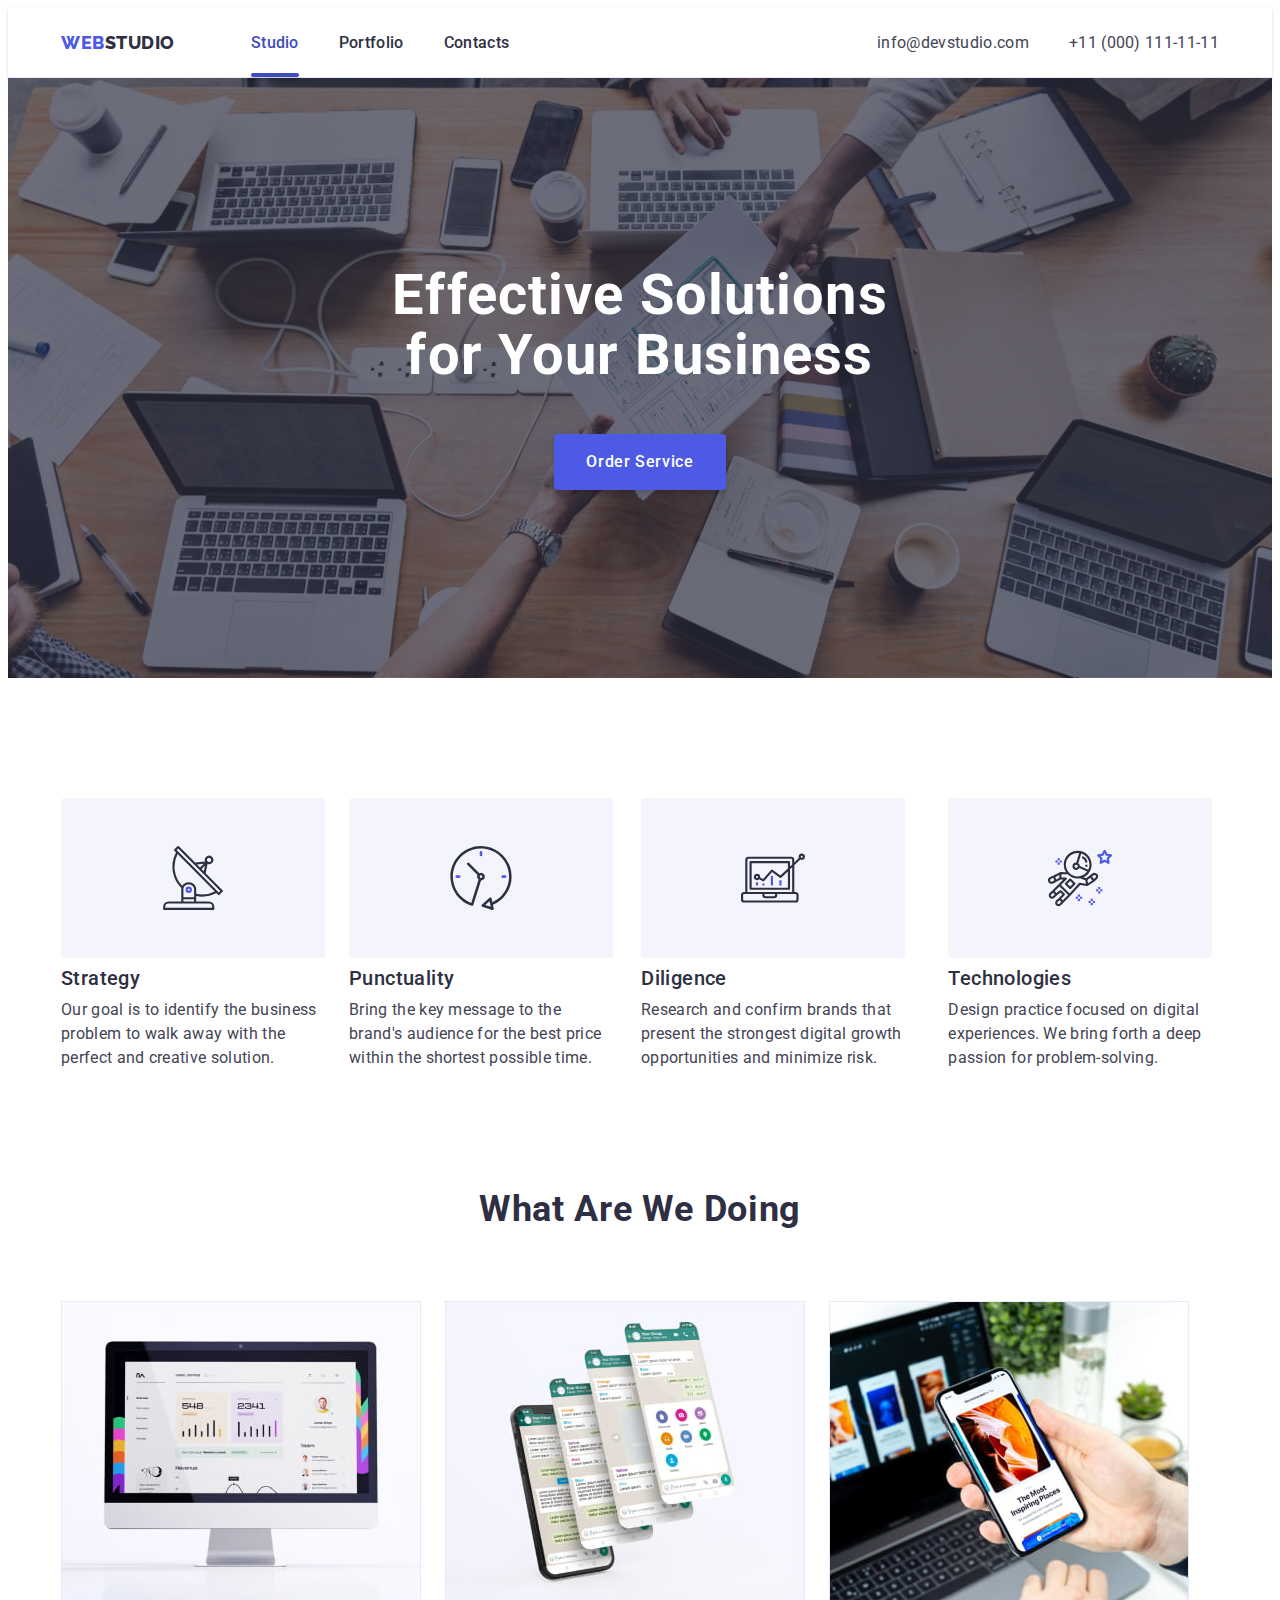
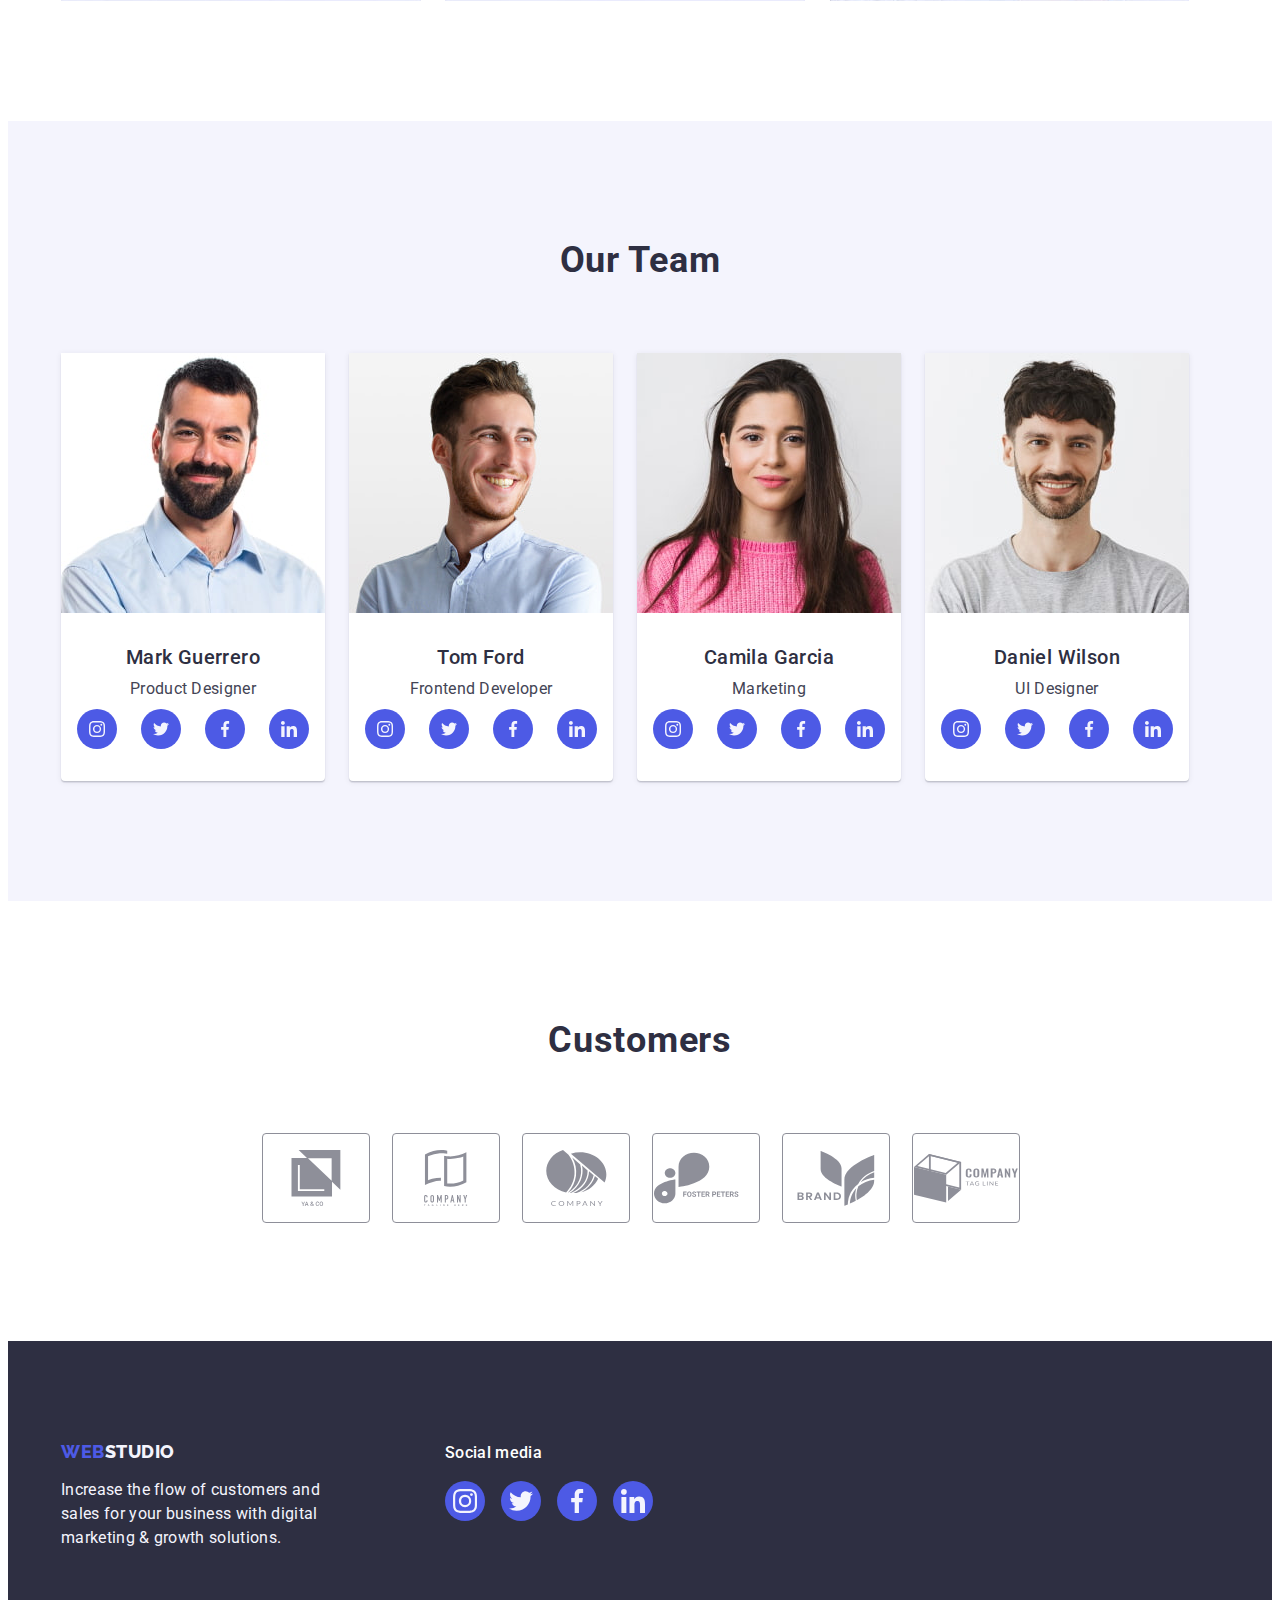
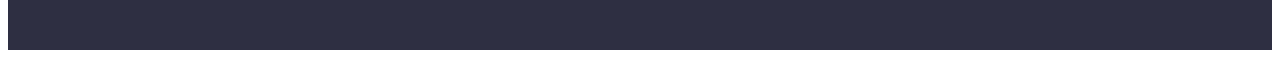
<file: index.html>
<!DOCTYPE html>
<html lang="en">
  <head>
    <meta charset="UTF-8" />
    <meta http-equiv="X-UA-Compatible" content="IE=edge" />
    <meta name="viewport" content="width=device-width, initial-scale=1.0" />
    <title>Студия</title>
    <link rel="preconnect" href="https://fonts.googleapis.com" />
    <link rel="preconnect" href="https://fonts.gstatic.com" crossorigin />
    <link
      href="https://fonts.googleapis.com/css2?family=Raleway:wght@800&family=Roboto:wght@400;500;700;900&display=swap"
      rel="stylesheet"
    />
    <link
      rel="stylesheet"
      href="https://cdnjs.cloudflare.com/ajax/libs/modern-normalize/1.1.0/modern-normalize.min.css"
      integrity="sha512-wpPYUAdjBVSE4KJnH1VR1HeZfpl1ub8YT/NKx4PuQ5NmX2tKuGu6U/JRp5y+Y8XG2tV+wKQpNHVUX03MfMFn9Q=="
      crossorigin="anonymous"
      referrerpolicy="no-referrer"
    />
    <link rel="stylesheet" href="./css/style.css" type="text/css" />
  </head>
  <body>
    <header class="page-header">
      <div class="container page-header-container">
        <nav class="page-nav">
          <a class="logo link" href="./index.html">Web<span class="logo-studio">Studio</span></a>
          <ul class="menu list">
            <li class="menu-item">
              <a class="menu-link link active" href="./index.html">Studio</a>
            </li>
            <li class="menu-item">
              <a class="menu-link link" href="./portfolio.html">Portfolio</a>
            </li>
            <li class="menu-item"><a class="menu-link link" href="">Contacts</a></li>
          </ul>
        </nav>
        <address class="address-mail-tel">
          <ul class="menu-address list">
            <li class="menu-item">
              <a class="link address" href="mailto:info@devstudio.com">info@devstudio.com</a>
            </li>
            <li class="menu-item">
              <a class="link address" href="tel:+110001111111">+11 (000) 111-11-11</a>
            </li>
          </ul>
        </address>
      </div>
    </header>
    <main>
      <!--1 секция Герой-->
      <section class="hero-section section">
        <div class="container">
          <h1 class="main-title">Effective Solutions for Your Business</h1>
          <button data-modal-open class="button-on-hero" type="button">Order Service</button>
        </div>
      </section>
      <!--2 секция: разделы целей  и качеств компании-->
      <section class="secondary-section">
        <div class="container">
          <h2 class="secondary-title" hidden>Our goal</h2>
          <ul class="section-list list">
            <li class="item-secondary-section">
              <div class="secondary-section-picture">
                <svg class="picture-list-icon" width="64" height="64">
                  <use href="./images/icons.svg#icon-antenna"></use>
                </svg>
              </div>
              <h3 class="subtitle">Strategy</h3>
              <p class="text-description">
                Our goal is to identify the business problem to walk away with the perfect and
                creative solution.
              </p>
            </li>
            <li class="item-secondary-section">
              <div class="secondary-section-picture">
                <svg class="picture-list-icon" width="64" height="64">
                  <use href="./images/icons.svg#icon-clock"></use>
                </svg>
              </div>
              <h3 class="subtitle">Punctuality</h3>
              <p class="text-description">
                Bring the key message to the brand's audience for the best price within the shortest
                possible time.
              </p>
            </li>
            <li class="item-secondary-section">
              <div class="secondary-section-picture">
                <svg class="picture-list-icon" width="64" height="64">
                  <use href="./images/icons.svg#icon-diagram"></use>
                </svg>
              </div>
              <h3 class="subtitle">Diligence</h3>
              <p class="text-description">
                Research and confirm brands that present the strongest digital growth opportunities
                and minimize risk.
              </p>
            </li>
            <li class="item-secondary-section">
              <div class="secondary-section-picture">
                <svg class="picture-list-icon" width="64" height="64">
                  <use href="./images/icons.svg#icon-astronaut"></use>
                </svg>
              </div>
              <h3 class="subtitle">Technologies</h3>
              <p class="text-description">
                Design practice focused on digital experiences. We bring forth a deep passion for
                problem-solving.
              </p>
            </li>
          </ul>
        </div>
      </section>
      <!--3 секция: фото,что делает компания-->
      <section class="third-section">
        <div class="container">
          <h2 class="section-title">What are we doing</h2>
          <ul class="section-list list">
            <li class="item-third-section">
              <img src="./images/we_doing/img1a.jpg" alt="Computers" width="360" height="300" />
            </li>
            <li class="item-third-section">
              <img src="./images/we_doing/img2a.jpg" alt="Phons" width="360" height="300" />
            </li>
            <li class="item-third-section">
              <img src="./images/we_doing/img3a.jpg" alt="Telephon" width="360" height="300" />
            </li>
          </ul>
        </div>
      </section>
      <!--4 секция: фото и должности сотрудников компании-->
      <section class="background-four-section">
        <div class="container">
          <h2 class="section-title">Our Team</h2>
          <ul class="section-list list">
            <li class="employees-list-item">
              <img
                src="./images/our_team/TeamCard1a.jpg"
                alt="Mark Guerrero - Product Designer"
                width="264"
                height="260"
              />
              <div class="employees-text-content">
                <h3 class="subtitle">Mark Guerrero</h3>
                <p class="text-description">Product Designer</p>
                <ul class="social-list list">
                  <li class="social-list-item">
                    <a href="" class="social-list-link">
                      <svg
                        class="social-list-icon"
                        aria-label="іконка інстаграму"
                        width="16"
                        height="16"
                      >
                        <use href="./images/icons.svg#icon-instagram"></use>
                      </svg>
                    </a>
                  </li>
                  <li class="social-list-item">
                    <a href="" class="social-list-link">
                      <svg
                        class="social-list-icon"
                        aria-label="іконка твітера"
                        width="16"
                        height="16"
                      >
                        <use href="./images/icons.svg#icon-twitter"></use>
                      </svg>
                    </a>
                  </li>
                  <li class="social-list-item">
                    <a href="" class="social-list-link">
                      <svg
                        class="social-list-icon"
                        aria-label="іконка фейсбука"
                        width="16"
                        height="16"
                      >
                        <use href="./images/icons.svg#icon-facebook"></use>
                      </svg>
                    </a>
                  </li>
                  <li class="social-list-item">
                    <a href="" class="social-list-link">
                      <svg
                        class="social-list-icon"
                        aria-label="іконка лінкедина"
                        width="16"
                        height="16"
                      >
                        <use href="./images/icons.svg#icon-linkedin"></use>
                      </svg>
                    </a>
                  </li>
                </ul>
              </div>
            </li>
            <li class="employees-list-item">
              <img
                src="./images/our_team/TeamCard2a.jpg"
                alt="Tom Ford - Frontend Developer"
                width="264"
                height="260"
              />
              <div class="employees-text-content">
                <h3 class="subtitle">Tom Ford</h3>
                <p class="text-description">Frontend Developer</p>
                <ul class="social-list list">
                  <li class="social-list-item">
                    <a href="" class="social-list-link">
                      <svg
                        class="social-list-icon"
                        aria-label="іконка інстаграму"
                        width="16"
                        height="16"
                      >
                        <use href="./images/icons.svg#icon-instagram"></use>
                      </svg>
                    </a>
                  </li>
                  <li class="social-list-item">
                    <a href="" class="social-list-link">
                      <svg
                        class="social-list-icon"
                        aria-label="іконка твітера"
                        width="16"
                        height="16"
                      >
                        <use href="./images/icons.svg#icon-twitter"></use>
                      </svg>
                    </a>
                  </li>
                  <li class="social-list-item">
                    <a href="" class="social-list-link">
                      <svg
                        class="social-list-icon"
                        aria-label="іконка фейсбука"
                        width="16"
                        height="16"
                      >
                        <use href="./images/icons.svg#icon-facebook"></use>
                      </svg>
                    </a>
                  </li>
                  <li class="social-list-item">
                    <a href="" class="social-list-link">
                      <svg
                        class="social-list-icon"
                        aria-label="іконка лінкедина"
                        width="16"
                        height="16"
                      >
                        <use href="./images/icons.svg#icon-linkedin"></use>
                      </svg>
                    </a>
                  </li>
                </ul>
              </div>
            </li>
            <li class="employees-list-item">
              <img
                src="./images/our_team/TeamCard3a.jpg"
                alt="Camila Garsia - Marketing"
                width="264"
                height="260"
              />
              <div class="employees-text-content">
                <h3 class="subtitle">Camila Garcia</h3>
                <p class="text-description">Marketing</p>
                <ul class="social-list list">
                  <li class="social-list-item">
                    <a href="" class="social-list-link">
                      <svg
                        class="social-list-icon"
                        aria-label="іконка інстаграму"
                        width="16"
                        height="16"
                      >
                        <use href="./images/icons.svg#icon-instagram"></use>
                      </svg>
                    </a>
                  </li>
                  <li class="social-list-item">
                    <a href="" class="social-list-link">
                      <svg
                        class="social-list-icon"
                        aria-label="іконка твітера"
                        width="16"
                        height="16"
                      >
                        <use href="./images/icons.svg#icon-twitter"></use>
                      </svg>
                    </a>
                  </li>
                  <li class="social-list-item">
                    <a href="" class="social-list-link">
                      <svg
                        class="social-list-icon"
                        aria-label="іконка фейсбука"
                        width="16"
                        height="16"
                      >
                        <use href="./images/icons.svg#icon-facebook"></use>
                      </svg>
                    </a>
                  </li>
                  <li class="social-list-item">
                    <a href="" class="social-list-link">
                      <svg
                        class="social-list-icon"
                        aria-label="іконка лінкедина"
                        width="16"
                        height="16"
                      >
                        <use href="./images/icons.svg#icon-linkedin"></use>
                      </svg>
                    </a>
                  </li>
                </ul>
              </div>
            </li>
            <li class="employees-list-item">
              <img
                src="./images/our_team/TeamCard4a.jpg"
                alt="Daniel Wilson - UI Designer"
                width="264"
                height="260"
              />
              <div class="employees-text-content">
                <h3 class="subtitle">Daniel Wilson</h3>
                <p class="text-description">UI Designer</p>
                <ul class="social-list list">
                  <li class="social-list-item">
                    <a href="" class="social-list-link">
                      <svg
                        class="social-list-icon"
                        aria-label="іконка інстаграму"
                        width="16"
                        height="16"
                      >
                        <use href="./images/icons.svg#icon-instagram"></use>
                      </svg>
                    </a>
                  </li>
                  <li class="social-list-item">
                    <a href="" class="social-list-link">
                      <svg
                        class="social-list-icon"
                        aria-label="іконка твітера"
                        width="16"
                        height="16"
                      >
                        <use href="./images/icons.svg#icon-twitter"></use>
                      </svg>
                    </a>
                  </li>
                  <li class="social-list-item">
                    <a href="" class="social-list-link">
                      <svg
                        class="social-list-icon"
                        aria-label="іконка фейсбука"
                        width="16"
                        height="16"
                      >
                        <use href="./images/icons.svg#icon-facebook"></use>
                      </svg>
                    </a>
                  </li>
                  <li class="social-list-item">
                    <a href="" class="social-list-link">
                      <svg
                        class="social-list-icon"
                        aria-label="іконка лінкедина"
                        width="16"
                        height="16"
                      >
                        <use href="./images/icons.svg#icon-linkedin"></use>
                      </svg>
                    </a>
                  </li>
                </ul>
              </div>
            </li>
          </ul>
        </div>
      </section>
      <!--5 секция Клиенты-->
      <section class="section-customers">
        <div class="container">
          <h2 class="section-title">Customers</h2>
          <ul class="customers-list list">
            <li class="customers-item">
              <a class="customers-link link" href=""
                ><svg class="customers-icon" aria-label="іконка" width="104" height="56">
                  <use href="./images/icons.svg#icon-group-a"></use></svg
              ></a>
            </li>
            <li class="customers-item">
              <a class="customers-link link" href=""
                ><svg class="customers-icon" aria-label="іконка" width="104" height="56">
                  <use href="./images/icons.svg#icon-group-b"></use></svg
              ></a>
            </li>
            <li class="customers-item">
              <a class="customers-link link" href=""
                ><svg class="customers-icon" aria-label="іконка" width="104" height="56">
                  <use href="./images/icons.svg#icon-group-c"></use></svg
              ></a>
            </li>
            <li class="customers-item">
              <a class="customers-link link" href=""
                ><svg class="customers-icon" aria-label="іконка" width="104" height="56">
                  <use href="./images/icons.svg#icon-group-d"></use></svg
              ></a>
            </li>
            <li class="customers-item">
              <a class="customers-link link" href=""
                ><svg class="customers-icon" aria-label="іконка" width="104" height="56">
                  <use href="./images/icons.svg#icon-group-i"></use></svg
              ></a>
            </li>
            <li class="customers-item">
              <a class="customers-link link" href=""
                ><svg class="customers-icon" aria-label="іконка" width="104" height="56">
                  <use href="./images/icons.svg#icon-group-f"></use></svg
              ></a>
            </li>
          </ul>
        </div>
      </section>
    </main>
    <footer class="footer">
      <div class="container footer-list">
        <div class="block-footer-logo">
          <a class="logo-footer link" href="./index.html"
            >WEB<span class="logo-studio-footer">Studio</span></a
          >
          <p class="paragraf-footer">
            Increase the flow of customers and sales for your business with digital marketing &
            growth solutions.
          </p>
        </div>
        <div>
          <p class="title-footer">Social media</p>
          <ul class="social-list-footer list">
            <li class="social-list-item">
              <a href="" class="social-list-link-footer link">
                <svg class="social-list-icon" aria-label="іконка інстаграму" width="24" height="24">
                  <use href="./images/icons.svg#icon-instagram"></use>
                </svg>
              </a>
            </li>
            <li class="social-list-item">
              <a href="" class="social-list-link-footer link">
                <svg class="social-list-icon" aria-label="іконка твітера" width="24" height="24">
                  <use href="./images/icons.svg#icon-twitter"></use>
                </svg>
              </a>
            </li>

            <li class="social-list-item">
              <a href="" class="social-list-link-footer link">
                <svg class="social-list-icon" aria-label="іконка фейсбука" width="24" height="24">
                  <use href="./images/icons.svg#icon-facebook"></use>
                </svg>
              </a>
            </li>
            <li class="social-list-item">
              <a href="" class="social-list-link-footer link">
                <svg class="social-list-icon" aria-label="іконка лінкедина" width="24" height="24">
                  <use href="./images/icons.svg#icon-linkedin"></use>
                </svg>
              </a>
            </li>
          </ul>
        </div>
      </div>
    </footer>
    <div class="backdrop is-hidden" data-modal>
      <div class="modal">
        <button class="close-modal-button" type="button" data-modal-close>
          <svg
            class="close-modal-icon"
            aria-label="ікoнка закрытия модального окна"
            width="8"
            height="8"
          >
            <use href="./images/icons.svg#icon-close-cross"></use>
          </svg>
        </button>
      </div>
    </div>
    <script src="./js/modal.js"></script>
  </body>
</html>
</file>
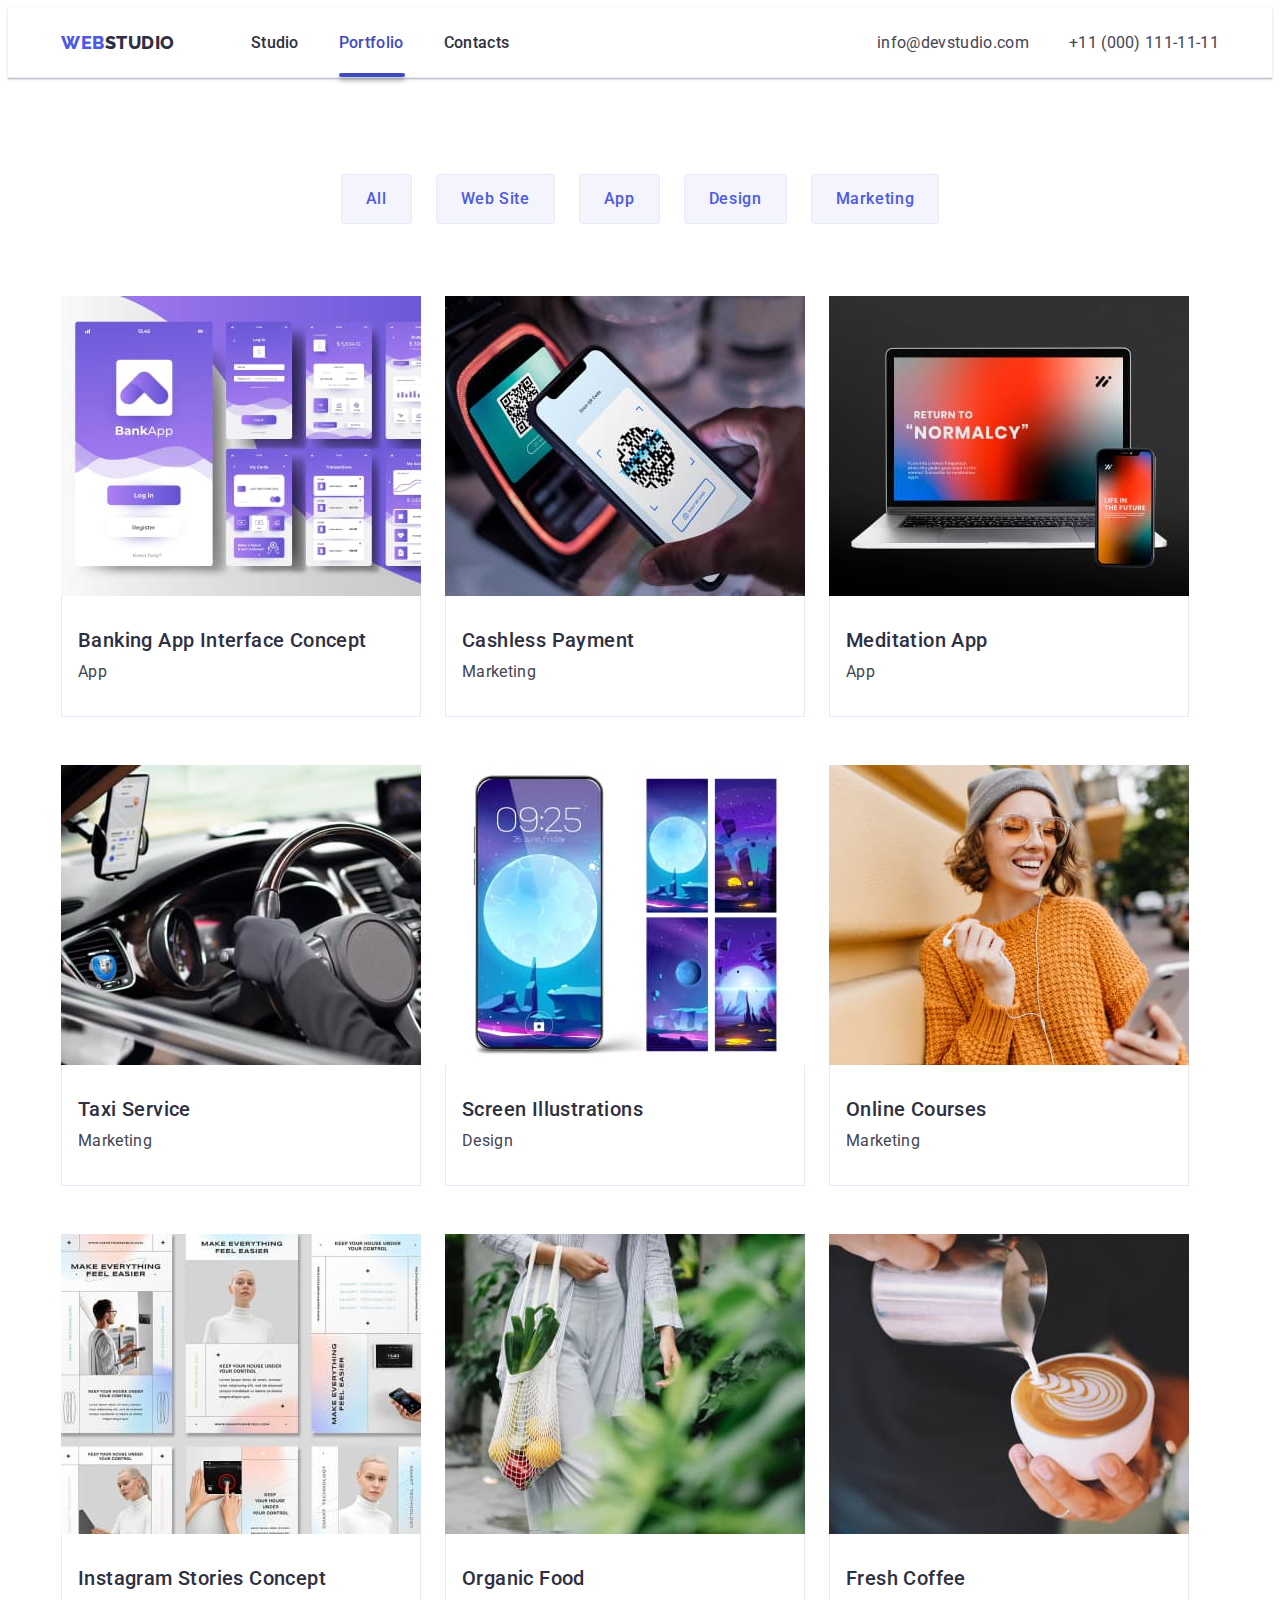
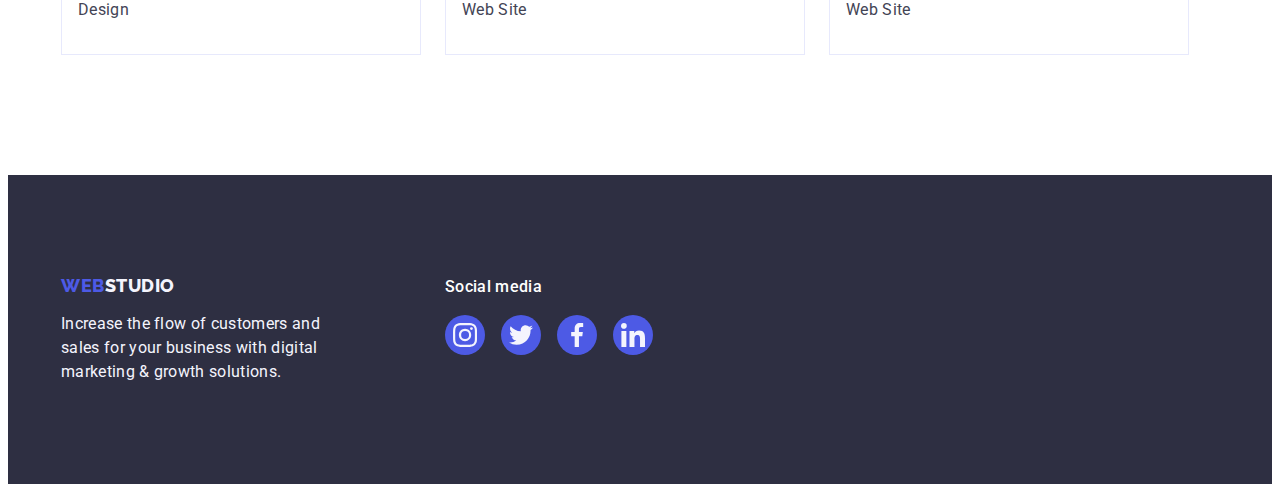
<file: portfolio.html>
<!DOCTYPE html>
<html lang="en">
  <head>
    <meta charset="UTF-8" />
    <meta http-equiv="X-UA-Compatible" content="IE=edge" />
    <meta name="viewport" content="width=device-width, initial-scale=1.0" />
    <title>Portfolio</title>
    <link rel="preconnect" href="https://fonts.googleapis.com" />
    <link rel="preconnect" href="https://fonts.gstatic.com" crossorigin />
    <link
      href="https://fonts.googleapis.com/css2?family=Raleway:wght@800&family=Roboto:wght@400;500;700;900&display=swap"
      rel="stylesheet"
    />
    <link
      rel="stylesheet"
      href="https://cdnjs.cloudflare.com/ajax/libs/modern-normalize/1.1.0/modern-normalize.min.css"
      integrity="sha512-wpPYUAdjBVSE4KJnH1VR1HeZfpl1ub8YT/NKx4PuQ5NmX2tKuGu6U/JRp5y+Y8XG2tV+wKQpNHVUX03MfMFn9Q=="
      crossorigin="anonymous"
      referrerpolicy="no-referrer"
    />
    <link rel="stylesheet" href="./css/style.css" type="text/css" />
  </head>
  <body>
    <header class="page-header">
      <div class="container page-header-container">
        <nav class="page-nav">
          <a class="logo link" href="./index.html">Web<span class="logo-studio">Studio</span></a>
          <ul class="menu list">
            <li class="menu-item"><a class="menu-link link" href="./index.html">Studio</a></li>
            <li class="menu-item">
              <a class="menu-link link active-portfolio" href="./portfolio.html">Portfolio</a>
            </li>
            <li class="menu-item"><a class="menu-link link" href="">Contacts</a></li>
          </ul>
        </nav>
        <address class="address-mail-tel">
          <ul class="menu-address list">
            <li class="menu-item">
              <a class="link address" href="mailto:info@devstudio.com">info@devstudio.com</a>
            </li>
            <li class="menu-item">
              <a class="link address" href="tel:+110001111111">+11 (000) 111-11-11</a>
            </li>
          </ul>
        </address>
      </div>
    </header>
    <main>
      <!--1 секция: Сервис-направления компании-->
      <section class="section-page-portfolio">
        <div class="container">
          <h1 hidden>Servise directions of the company</h1>
          <ul class="portfolio-batton-list list">
            <li><button class="modal-open-btn" type="button">All</button></li>
            <li><button class="modal-open-btn" type="button">Web Site</button></li>
            <li><button class="modal-open-btn" type="button">App</button></li>
            <li><button class="modal-open-btn" type="button">Design</button></li>
            <li><button class="modal-open-btn" type="button">Marketing</button></li>
          </ul>
          <ul class="portfolio-card-list list">
            <li class="item-portfolio-card">
              <a class="link-portfolio-picture link" href="">
                <div class="overlay">
                  <img
                    src="./images/project_card/img.jpg"
                    alt="Banking App Interface Concept"
                    width="360"
                    height="300"
                  />
                  <p class="p-overlay">
                    14 Stylish and User-Friendly App Design Concepts · Task Manager App · Calorie
                    Tracker App · Exotic Fruit Ecommerce App · Cloud Storage App
                  </p>
                </div>
                <div class="title-description-cards">
                  <h2 class="subtitle">Banking App Interface Concept</h2>
                  <p class="text-description">App</p>
                </div></a
              >
            </li>
            <li class="item-portfolio-card">
              <a class="link-portfolio-picture link" href="">
                <div class="overlay">
                  <img
                    src="./images/project_card/img1.jpg"
                    alt="Cashless Payment"
                    width="360"
                    height="300"
                  />
                  <p class="p-overlay">
                    14 Stylish and User-Friendly App Design Concepts · Task Manager App · Calorie
                    Tracker App · Exotic Fruit Ecommerce App · Cloud Storage App
                  </p>
                </div>
                <div class="title-description-cards">
                  <h2 class="subtitle">Cashless Payment</h2>
                  <p class="text-description">Marketing</p>
                </div></a
              >
            </li>
            <li class="item-portfolio-card">
              <a class="link-portfolio-picture link" href="">
                <div class="overlay">
                  <img
                    src="./images/project_card/img2.jpg"
                    alt="Meditation App"
                    width="360"
                    height="300"
                  />
                  <p class="p-overlay">
                    14 Stylish and User-Friendly App Design Concepts · Task Manager App · Calorie
                    Tracker App · Exotic Fruit Ecommerce App · Cloud Storage App
                  </p>
                </div>
                <div class="title-description-cards">
                  <h2 class="subtitle">Meditation App</h2>
                  <p class="text-description">App</p>
                </div></a
              >
            </li>
            <li class="item-portfolio-card">
              <a class="link-portfolio-picture link" href="">
                <div class="overlay">
                  <img
                    src="./images/project_card/img3.jpg"
                    alt="Taxi Service"
                    width="360"
                    height="300"
                  />
                  <p class="p-overlay">
                    14 Stylish and User-Friendly App Design Concepts · Task Manager App · Calorie
                    Tracker App · Exotic Fruit Ecommerce App · Cloud Storage App
                  </p>
                </div>
                <div class="title-description-cards">
                  <h2 class="subtitle">Taxi Service</h2>
                  <p class="text-description">Marketing</p>
                </div></a
              >
            </li>
            <li class="item-portfolio-card">
              <a class="link-portfolio-picture link" href="">
                <div class="overlay">
                  <img
                    src="./images/project_card/img4.jpg"
                    alt="Screen Illustrations"
                    width="360"
                    height="300"
                  />
                  <p class="p-overlay">
                    14 Stylish and User-Friendly App Design Concepts · Task Manager App · Calorie
                    Tracker App · Exotic Fruit Ecommerce App · Cloud Storage App
                  </p>
                </div>
                <div class="title-description-cards">
                  <h2 class="subtitle">Screen Illustrations</h2>
                  <p class="text-description">Design</p>
                </div></a
              >
            </li>
            <li class="item-portfolio-card">
              <a class="link-portfolio-picture link" href="">
                <div class="overlay">
                  <img
                    src="./images/project_card/img5.jpg"
                    alt="Online Courses"
                    width="360"
                    height="300"
                  />
                  <p class="p-overlay">
                    14 Stylish and User-Friendly App Design Concepts · Task Manager App · Calorie
                    Tracker App · Exotic Fruit Ecommerce App · Cloud Storage App
                  </p>
                </div>
                <div class="title-description-cards">
                  <h2 class="subtitle">Online Courses</h2>
                  <p class="text-description">Marketing</p>
                </div></a
              >
            </li>
            <li class="item-portfolio-card">
              <a class="link-portfolio-picture link" href="">
                <div class="overlay">
                  <img
                    src="./images/project_card/img6.jpg"
                    alt="Instagram Stories Concept"
                    width="360"
                    height="300"
                  />
                  <p class="p-overlay">
                    14 Stylish and User-Friendly App Design Concepts · Task Manager App · Calorie
                    Tracker App · Exotic Fruit Ecommerce App · Cloud Storage App
                  </p>
                </div>
                <div class="title-description-cards">
                  <h2 class="subtitle">Instagram Stories Concept</h2>
                  <p class="text-description">Design</p>
                </div></a
              >
            </li>
            <li class="item-portfolio-card">
              <a class="link-portfolio-picture link" href="">
                <div class="overlay">
                  <img
                    src="./images/project_card/img7.jpg"
                    alt="Organic Food"
                    width="360"
                    height="300"
                  />
                  <p class="p-overlay">
                    14 Stylish and User-Friendly App Design Concepts · Task Manager App · Calorie
                    Tracker App · Exotic Fruit Ecommerce App · Cloud Storage App
                  </p>
                </div>
                <div class="title-description-cards">
                  <h2 class="subtitle">Organic Food</h2>
                  <p class="text-description">Web Site</p>
                </div></a
              >
            </li>
            <li class="item-portfolio-card">
              <a class="link-portfolio-picture link" href="">
                <div class="overlay">
                  <img
                    src="./images/project_card/img8.jpg"
                    alt="Fresh Coffee"
                    width="360"
                    height="300"
                  />
                  <p class="p-overlay">
                    14 Stylish and User-Friendly App Design Concepts · Task Manager App · Calorie
                    Tracker App · Exotic Fruit Ecommerce App · Cloud Storage App
                  </p>
                </div>
                <div class="title-description-cards">
                  <h2 class="subtitle">Fresh Coffee</h2>
                  <p class="text-description">Web Site</p>
                </div></a
              >
            </li>
          </ul>
        </div>
      </section>
    </main>
    <footer class="footer">
      <div class="container footer-list">
        <div class="block-footer-logo">
          <a class="logo-footer link" href="./index.html"
            >WEB<span class="logo-studio-footer">Studio</span></a
          >
          <p class="paragraf-footer">
            Increase the flow of customers and sales for your business with digital marketing &
            growth solutions.
          </p>
        </div>
        <div>
          <p class="title-footer">Social media</p>
          <ul class="social-list-footer list">
            <li class="social-list-item">
              <a href="" class="social-list-link-footer">
                <svg class="social-list-icon" aria-label="іконка інстаграму" width="24" height="24">
                  <use href="./images/icons.svg#icon-instagram"></use>
                </svg>
              </a>
            </li>
            <li class="social-list-item">
              <a href="" class="social-list-link-footer">
                <svg class="social-list-icon" aria-label="іконка твітера" width="24" height="24">
                  <use href="./images/icons.svg#icon-twitter"></use>
                </svg>
              </a>
            </li>

            <li class="social-list-item">
              <a href="" class="social-list-link-footer">
                <svg class="social-list-icon" aria-label="іконка фейсбука" width="24" height="24">
                  <use href="./images/icons.svg#icon-facebook"></use>
                </svg>
              </a>
            </li>
            <li class="social-list-item">
              <a href="" class="social-list-link-footer">
                <svg class="social-list-icon" aria-label="іконка лінкедина" width="24" height="24">
                  <use href="./images/icons.svg#icon-linkedin"></use>
                </svg>
              </a>
            </li>
          </ul>
        </div>
      </div>
    </footer>
  </body>
</html>
</file>
<file: css/style.css>
:root {
  --main-font-family: 'Roboto', sans-serif;
  --secondary-font-family: 'Raleway', sans-serif;
  --background-color: #ffffff;
  --text-color: #2e2f42;
  --color-brand: #4d5ae5;
  --main-color: #434455;
  --color-icon: #f4f4fd;
}
h1,
h2,
h3,
h4,
p {
  margin-top: 0;
  margin-bottom: 0;
}
button {
  cursor: pointer;
}

ul,
ol {
  margin-top: 0;
  margin-bottom: 0;
  padding-left: 0;
}

img {
  display: block;
}

body {
  font-family: var(--main-font-family);
  color: var(--main-color);
  background-color: var(--background-color);
}
.list {
  list-style: none;
}
.link {
  text-decoration: none;
}
.page-header {
  border-bottom: 1px solid #e7e9fc;
  box-shadow: 0px 2px 1px rgba(46, 47, 66, 0.08), 0px 1px 1px rgba(46, 47, 66, 0.16),
    0px 1px 6px rgba(46, 47, 66, 0.08);
}
.logo {
  font-family: var(--secondary-font-family);
  font-weight: 800;
  font-size: 18px;
  line-height: 1.17;
  letter-spacing: 0.03em;
  text-transform: uppercase;
  color: var(--color-brand);
  margin-right: 76px;
  padding: 24px 0;
}
.logo-studio {
  color: var(--text-color);
}
.logo-studio-footer {
  color: #f4f4fd;
}

.menu-link {
  position: relative;
  font-weight: 500;
  font-size: 16px;
  line-height: 1.5;
  /* identical to box height, or 150% */
  padding: 24px 0;
  letter-spacing: 0.02em;
  color: var(--text-color);
  /* NAVY BLUE */
}
.menu-link:hover,
.menu-link:focus {
  color: #404bbf;
}
.page-nav {
  display: flex;
  align-items: center;
}
.menu {
  display: flex;
  gap: 40px;
}

.menu-address {
  display: flex;
  gap: 40px;
}
.modal-open-btn {
  box-sizing: border-box;
  font-family: var(--main-font-family);
  font-size: 16px;
  line-height: 1.5;
  letter-spacing: 0.04em;
  color: var(--color-brand);
  font-weight: 500;
  background-color: #f4f4fd;
  flex-basis: calc((100%-96px) / 5);
  padding: 12px 24px;

  border: 1px solid #e7e9fc;
  border-radius: 4px;
  transition: color 250ms cubic-bezier(0.4, 0, 0.2, 1),
    background-color 250ms cubic-bezier(0.4, 0, 0.2, 1),
    border-color 250ms cubic-bezier(0.4, 0, 0.2, 1), box-shadow 250ms cubic-bezier(0.4, 0, 0.2, 1);
}
.address-mail-tel {
  font-style: normal;
  display: flex;
  margin-left: auto;
}

.address {
  font-weight: 400;
  font-size: 16px;
  line-height: 1.5;
  letter-spacing: 0.02em;
  color: var(--main-color);
}

.address:hover,
.address:focus {
  color: #404bbf;
}
.text-description {
  font-weight: 400;
  font-size: 16px;
  line-height: 1.5;
  color: var(--main-color);
  letter-spacing: 0.02em;
}
.modal-open-btn:hover,
.modal-open-btn:focus {
  /* Auto layout */
  color: #ffffff;
  display: flex;
  border: 1px solid transparent;
  padding: 12px 24px;

  /* OCEAN */

  background: #404bbf;
  box-shadow: 0px 3px 1px rgba(0, 0, 0, 0.1), 0px 2px 1px rgba(0, 0, 0, 0.08),
    0px 2px 2px rgba(0, 0, 0, 0.12);
  border-radius: 4px;

  /* Inside auto layout */
}

.button-on-hero {
  padding: 16px 32px;
  font-family: var(--main-font-family);
  font-style: normal;
  font-weight: 500;
  font-size: 16px;
  line-height: 1.5;
  /* identical to box height, or 150% */

  letter-spacing: 0.04em;
  margin-left: auto;
  margin-right: auto;
  display: block;
  min-width: 169px;
  height: 56px;
  border: none;
  color: #ffffff;

  background: #4d5ae5;
  box-shadow: 0px 4px 4px rgba(0, 0, 0, 0.15);
  border-radius: 4px;
  transition: background-color 250ms cubic-bezier(0.4, 0, 0.2, 1);
}

.button-on-hero:hover,
.button-on-hero:focus {
  background-color: rgba(64, 75, 191, 1);
  box-shadow: 0px 4px 4px rgba(0, 0, 0, 0.15);
  border-radius: 4px;
}
.main-title {
  max-width: 496px;
  margin-left: auto;
  margin-right: auto;
  font-style: normal;
  font-weight: 700;
  font-size: 56px;
  line-height: 1.07;
  /* or 107% */
  /* WHITE */
  color: #ffffff;

  letter-spacing: 0.02em;
  margin-top: 0;
  margin-bottom: 48px;
}
.subtitle {
  font-style: normal;
  font-weight: 500;
  font-size: 20px;
  line-height: 24px;
  /* identical to box height, or 120% */
  margin-bottom: 8px;
  letter-spacing: 0.02em;

  /* NAVY BLUE */
  color: var(--text-color);
}
.section-title {
  /* Header 2 */
  font-weight: 700;
  font-size: 36px;
  line-height: 1.1;
  /* identical to box height, or 111% */
  margin-bottom: 72px;
  text-align: center;
  letter-spacing: 0.02em;
  text-transform: capitalize;

  /* NAVY BLUE */
  color: var(--text-color);
}
.footer {
  background: var(--text-color);
  padding: 100px 0;
}

.hero-section {
  text-align: center;
  padding: 188px 0;
  background-image: linear-gradient(rgba(46, 47, 66, 0.7), rgba(46, 47, 66, 0.7)),
    url('../images/hero/hero-image.jpg');
  background-size: cover;
  max-width: 1440px;
  background-repeat: no-repeat;
  background-position: center;
  margin: 0 auto;
}
.background-four-section {
  background-color: #f4f4fd;
  padding-top: 120px;
  padding-bottom: 120px;
}

.employees-list-item {
  background-color: #ffffff;
  box-shadow: 0px 1px 6px rgba(46, 47, 66, 0.08), 0px 1px 1px rgba(46, 47, 66, 0.16),
    0px 2px 1px rgba(46, 47, 66, 0.08);
  border-radius: 0px 0px 4px 4px;
  transition: background-color 250ms cubic-bezier(0.4, 0, 0.2, 1);
  flex-basis: calc((100%-72px) / 4);
}
.employees-text-content {
  padding: 32px 0;
  text-align: center;
}
.container {
  width: 1158px;
  margin-left: auto;
  margin-right: auto;
  padding-left: 15px;
  padding-right: 15px;
}
.page-header-container {
  display: flex;
  align-items: center;
}
.section-list {
  gap: 24px;
  display: flex;
}
.item-secondary-section {
  flex-basis: calc((100%-72px) / 4);
}

.secondary-section {
  padding: 120px 0;
}

.item-third-section {
  flex-basis: calc((100%-48px) / 3);
}
.portfolio-batton-list {
  display: flex;

  margin-bottom: 72px;
  gap: 24px;
  justify-content: center;
}
.portfolio-card-list {
  display: flex;
  flex-wrap: wrap;
  column-gap: 24px;
  row-gap: 48px;
}
.item-portfolio-card {
  background: #ffffff;
  overflow: hidden;
}
.overlay {
  position: relative;
  overflow: hidden;
}

.link-portfolio-picture:hover .p-overlay,
.link-portfolio-picture:focus .p-overlay {
  transform: translateY(0);
}
.p-overlay {
  position: absolute;
  transform: translateY(100%);
  transition: transform 250ms cubic-bezier(0.4, 0, 0.2, 1);
  font-family: var(--main-font-family);
  font-style: normal;
  font-weight: 400;
  font-size: 16px;
  line-height: 1.5;
  width: 296px;
  padding: 40px 32px;
  width: 100%;
  height: 100%;
  left: 0;
  top: 0;
  letter-spacing: 0.02em;
  overflow: auto;
  background: #4d5ae5;
  mix-blend-mode: normal;
  border: 1px solid #000000;
  /* CLOUD */

  color: #f4f4fd;
}
.item-portfolio-card:hover,
.item-portfolio-card:focus {
  box-shadow: 0px 1px 6px rgba(46, 47, 66, 0.08), 0px 1px 1px rgba(46, 47, 66, 0.16),
    0px 2px 1px rgba(46, 47, 66, 0.08);
}
.title-description-cards {
  padding: 32px 16px;
  border: 1px solid #e7e9fc;
  border-top: none;
}
.section-page-portfolio {
  padding: 96px 0 120px;
}
.third-section {
  padding-bottom: 120px;
}
.logo-footer {
  font-family: var(--secondary-font-family);
  font-weight: 800;
  font-size: 18px;
  line-height: 1.17;
  letter-spacing: 0.03em;
  text-transform: uppercase;
  color: var(--color-brand);
  display: inline-block;
  margin-bottom: 16px;
}
.paragraf-footer {
  max-width: 264px;
  color: #f4f4fd;
  font-family: var(--main-font-family);
  font-size: 16px;
  line-height: 1.5;
  letter-spacing: 0.02em;
  font-weight: 400;
}
.secondary-section-picture {
  background-color: rgba(244, 244, 253, 1);
  height: 112px;
  width: 264px;
  border-radius: 4px;
  padding: 24px 0;
  display: flex;
  align-items: center;
  justify-content: center;
  margin-bottom: 8px;
}
.picture-list-icon {
  display: block;
}
.social-list {
  display: flex;
  justify-content: center;
  gap: 24px;
  margin-top: 8px;
}

.social-list-link {
  display: flex;
  justify-content: center;
  align-items: center;
  width: 40px;
  height: 40px;
  border-radius: 50%;
  background-color: #4d5ae5;
  transition: background-color 250ms cubic-bezier(0.4, 0, 0.2, 1);
}
.social-list-icon {
  fill: var(--color-icon);
}

.social-list-link:hover,
.social-list-link:focus {
  background-color: #404bbf;
}
.section-customers {
  padding: 120px 0;
}
.customers-list {
  display: flex;
  justify-content: center;
  gap: 24px;
  margin-top: 72px;
}
.customers-link {
  display: flex;
  justify-content: center;
  align-items: center;
  width: 100%;
  height: 100%;
  border: 1px solid #8e8f99;
  border-radius: 4px;
  color: #8e8f99;
  transition: border-color 250ms cubic-bezier(0.4, 0, 0.2, 1),
    color 250ms cubic-bezier(0.4, 0, 0.2, 1);
}
.customers-icon {
  display: block;
  background-position: center center;
  fill: currentColor;
}
.customers-item {
  height: 88px;
  flex-basis: calc((100%-120px) / 6);
}
.customers-link:hover,
.customers-link:focus {
  color: #404bbf;
  border-color: #404bbf;
}
.footer-list {
  align-items: baseline;
  display: flex;
}
.block-footer-logo {
  margin-right: 120px;
}
.title-footer {
  color: var(--background-color);
  font-family: var(--main-font-family);
  font-size: 16px;
  line-height: 1.5;
  letter-spacing: 0.02em;
  font-weight: 500;
  margin-bottom: 16px;
}
.social-list-link-footer {
  display: flex;
  justify-content: center;
  align-items: center;
  width: 40px;
  height: 40px;
  border-radius: 50%;
  background-color: #4d5ae5;
  transition: background-color 250ms cubic-bezier(0.4, 0, 0.2, 1);
}

.social-list-link-footer:hover,
.social-list-link-footer:focus {
  background-color: #31d0aa;
}
.social-list-footer {
  display: flex;
  justify-content: center;
  gap: 16px;
  margin-top: 8px;
}
.link-portfolio-picture {
  display: block;
  transition: box-shadow 250ms cubic-bezier(0.4, 0, 0.2, 1);
}
.link-portfolio-picture:hover,
.link-portfolio-picture:focus {
  box-shadow: 0px 1px 6px rgba(46, 47, 66, 0.08), 0px 1px 1px rgba(46, 47, 66, 0.16),
    0px 2px 1px rgba(46, 47, 66, 0.08);
}
.active::after {
  content: '';
  position: absolute;
  width: 48px;
  height: 4px;
  left: 0px;
  bottom: -1px;
  background: #404bbf;
  border-radius: 2px;
  display: inline-block;
  box-shadow: 0px 4px 4px rgba(0, 0, 0, 0.25);
}

.active-portfolio::after {
  content: '';
  position: absolute;
  width: 66px;
  height: 4px;
  left: 0px;
  bottom: -1px;
  background: #404bbf;
  border-radius: 2px;
  display: inline-block;
  box-shadow: 0px 4px 4px rgba(0, 0, 0, 0.25);
}
.backdrop {
  position: fixed;
  top: 0;
  left: 0;
  width: 100%;
  height: 100%;
  opacity: 1;
  background-color: rgba(46, 47, 66, 0.4);
  transition: opacity 250ms cubic-bezier(0.4, 0, 0.2, 1),
    visibility 250ms cubic-bezier(0.4, 0, 0.2, 1);
}
.modal {
  min-width: 408px;
  min-height: 576px;
  top: 50%;
  left: 50%;
  transform: translate(-50%, -50%);
  position: absolute;
  background: #fcfcfc;
  box-shadow: 0px 1px 1px rgba(0, 0, 0, 0.14), 0px 1px 3px rgba(0, 0, 0, 0.12),
    0px 2px 1px rgba(0, 0, 0, 0.2);
  border-radius: 4px;
  transition: transform 250ms cubic-bezier(0.4, 0, 0.2, 1);
}
.close-modal-button {
  position: absolute;
  top: 24px;
  right: 24px;
  background-color: #e7e9fc;
  border: 1px solid rgba(0, 0, 0, 0.1);
  border-radius: 50%;
  display: flex;
  padding: 0;
  width: 24px;
  height: 24px;
  justify-content: center;
  align-items: center;
  transition: background-color 250ms cubic-bezier(0.4, 0, 0.2, 1),
    border 250ms cubic-bezier(0.4, 0, 0.2, 1);
}
.close-modal-button:hover,
.close-modal-button:focus {
  background-color: #404bbf;
  border: none;
}
.close-modal-icon {
  fill: #2e2f42;
  transition: fill 250ms cubic-bezier(0.4, 0, 0.2, 1);
}
.close-modal-button:hover .close-modal-icon,
.close-modal-button:focus .close-modal-icon {
  fill: #ffffff;
}
.backdrop.is-hidden {
  visibility: hidden;
  opacity: 0;
  pointer-events: none;
}

.menu-link.active {
  color: #404bbf;
  transition: color 250ms cubic-bezier(0.4, 0, 0.2, 1);
}
.menu-link.active-portfolio {
  color: #404bbf;
  transition: color 250ms cubic-bezier(0.4, 0, 0.2, 1);
}
.address {
  transition: color 250ms cubic-bezier(0.4, 0, 0.2, 1);
}
</file>
